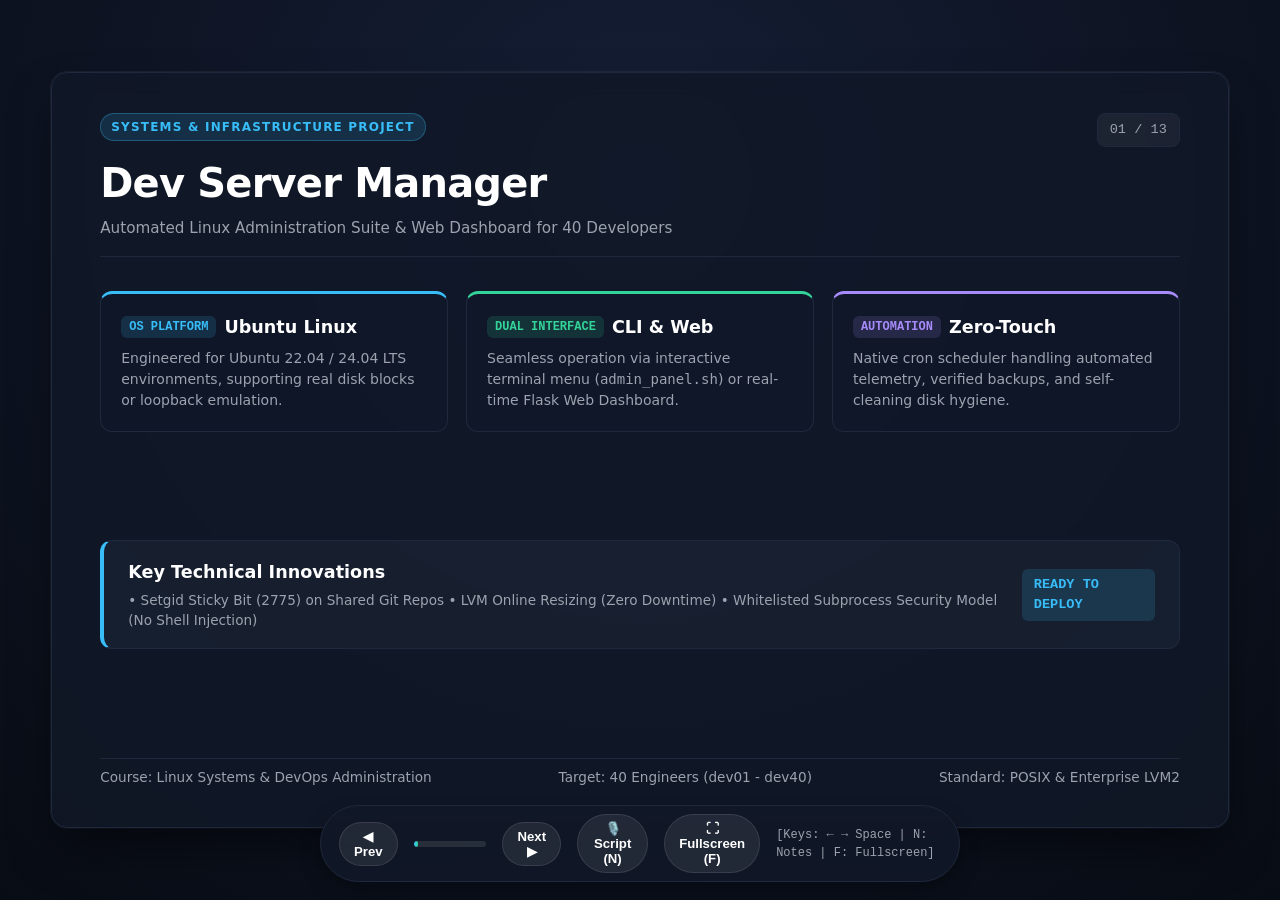
<file: presentation.html>
<!DOCTYPE html>
<html lang="en">

<head>
  <meta charset="UTF-8">
  <meta name="viewport" content="width=device-width, initial-scale=1.0">
  <title>Dev Server Manager — Enterprise Presentation</title>
  <style>
    :root {
      --bg: #0b0f19;
      --card-bg: #111827;
      --card-border: #1f293d;
      --accent-blue: #38bdf8;
      --accent-green: #34d399;
      --accent-purple: #a78bfa;
      --accent-amber: #fbbf24;
      --accent-rose: #fb7185;
      --text-main: #f3f4f6;
      --text-muted: #9ca3af;
      --font-sans: system-ui, -apple-system, BlinkMacSystemFont, 'Segoe UI', Roboto, Oxygen, Ubuntu, Cantarell, sans-serif;
      --font-mono: 'JetBrains Mono', Consolas, Monaco, 'Courier New', monospace;
    }

    * {
      box-sizing: border-box;
      margin: 0;
      padding: 0;
    }

    body {
      background-color: var(--bg);
      color: var(--text-main);
      font-family: var(--font-sans);
      line-height: 1.5;
      overflow: hidden;
      height: 100vh;
      width: 100vw;
      user-select: none;
    }

    /* Presentation Deck Layout */
    #deck-container {
      position: relative;
      width: 100vw;
      height: 100vh;
      display: flex;
      align-items: center;
      justify-content: center;
      background: radial-gradient(circle at 50% 20%, #151e36 0%, #080c14 100%);
    }

    .slide {
      position: absolute;
      width: 92vw;
      max-width: 1320px;
      height: 84vh;
      max-height: 820px;
      background: rgba(17, 24, 39, 0.85);
      border: 1px solid var(--card-border);
      border-radius: 16px;
      padding: 40px 48px;
      display: flex;
      flex-direction: column;
      opacity: 0;
      pointer-events: none;
      transform: scale(0.96) translateY(20px);
      transition: all 0.35s cubic-bezier(0.16, 1, 0.3, 1);
      box-shadow: 0 25px 50px -12px rgba(0, 0, 0, 0.6), 0 0 0 1px rgba(255, 255, 255, 0.05);
      backdrop-filter: blur(12px);
    }

    .slide.active {
      opacity: 1;
      pointer-events: auto;
      transform: scale(1) translateY(0);
      z-index: 10;
    }

    /* Header & Footer */
    .slide-header {
      display: flex;
      justify-content: space-between;
      align-items: flex-start;
      margin-bottom: 24px;
      border-bottom: 1px solid var(--card-border);
      padding-bottom: 16px;
    }

    .slide-tag {
      font-size: 0.75rem;
      font-weight: 700;
      letter-spacing: 0.1em;
      text-transform: uppercase;
      padding: 4px 10px;
      border-radius: 9999px;
      display: inline-flex;
      align-items: center;
      gap: 6px;
      margin-bottom: 6px;
      background: rgba(56, 189, 248, 0.15);
      color: var(--accent-blue);
      border: 1px solid rgba(56, 189, 248, 0.3);
    }

    .slide-title {
      font-size: 1.85rem;
      font-weight: 800;
      color: #ffffff;
      letter-spacing: -0.02em;
    }

    .slide-subtitle {
      font-size: 0.95rem;
      color: var(--text-muted);
      margin-top: 4px;
    }

    .slide-num {
      font-family: var(--font-mono);
      font-size: 0.85rem;
      color: var(--text-muted);
      background: rgba(255, 255, 255, 0.05);
      padding: 6px 12px;
      border-radius: 8px;
      border: 1px solid var(--card-border);
    }

    .slide-body {
      flex: 1;
      display: flex;
      flex-direction: column;
      justify-content: center;
      overflow-y: auto;
      gap: 20px;
    }

    /* Grids & Cards */
    .grid-2 {
      display: grid;
      grid-template-columns: 1fr 1fr;
      gap: 20px;
    }

    .grid-3 {
      display: grid;
      grid-template-columns: repeat(3, 1fr);
      gap: 18px;
    }

    .grid-4 {
      display: grid;
      grid-template-columns: repeat(4, 1fr);
      gap: 16px;
    }

    .card {
      background: rgba(15, 23, 42, 0.75);
      border: 1px solid var(--card-border);
      border-radius: 12px;
      padding: 20px;
      transition: border-color 0.2s ease, transform 0.2s ease;
    }

    .card:hover {
      border-color: rgba(56, 189, 248, 0.4);
      transform: translateY(-2px);
    }

    .card h3 {
      font-size: 1.1rem;
      font-weight: 700;
      margin-bottom: 8px;
      display: flex;
      align-items: center;
      gap: 8px;
      color: #fff;
    }

    .card p {
      font-size: 0.875rem;
      color: var(--text-muted);
      line-height: 1.5;
    }

    .card-stat {
      font-size: 2.2rem;
      font-weight: 800;
      font-family: var(--font-mono);
      margin-bottom: 4px;
      background: linear-gradient(135deg, #fff 0%, #cbd5e1 100%);
      -webkit-background-clip: text;
      -webkit-text-fill-color: transparent;
    }

    /* Badges & Pills */
    .badge {
      display: inline-block;
      padding: 2px 8px;
      border-radius: 6px;
      font-size: 0.75rem;
      font-weight: 600;
      font-family: var(--font-mono);
    }

    .badge-blue {
      background: rgba(56, 189, 248, 0.15);
      color: var(--accent-blue);
    }

    .badge-green {
      background: rgba(52, 211, 153, 0.15);
      color: var(--accent-green);
    }

    .badge-purple {
      background: rgba(167, 139, 250, 0.15);
      color: var(--accent-purple);
    }

    .badge-amber {
      background: rgba(251, 191, 36, 0.15);
      color: var(--accent-amber);
    }

    .badge-rose {
      background: rgba(251, 113, 133, 0.15);
      color: var(--accent-rose);
    }

    /* Code Blocks */
    .code-box {
      background: #060911;
      border: 1px solid #1a2234;
      border-radius: 8px;
      padding: 12px 16px;
      font-family: var(--font-mono);
      font-size: 0.825rem;
      color: #e2e8f0;
      overflow-x: auto;
      line-height: 1.45;
    }

    .code-box .cmd {
      color: var(--accent-blue);
      font-weight: 600;
    }

    .code-box .arg {
      color: #a5b4fc;
    }

    .code-box .comment {
      color: #64748b;
      font-style: italic;
    }

    /* Tables */
    .slide-table {
      width: 100%;
      border-collapse: collapse;
      font-size: 0.825rem;
    }

    .slide-table th {
      text-align: left;
      padding: 10px 14px;
      background: rgba(255, 255, 255, 0.04);
      color: var(--text-muted);
      font-weight: 600;
      text-transform: uppercase;
      font-size: 0.725rem;
      letter-spacing: 0.05em;
      border-bottom: 1px solid var(--card-border);
    }

    .slide-table td {
      padding: 10px 14px;
      border-bottom: 1px solid rgba(255, 255, 255, 0.04);
      color: #e2e8f0;
    }

    .slide-table tr:hover td {
      background: rgba(56, 189, 248, 0.03);
    }

    /* Speaker Notes Drawer */
    #speaker-notes-pane {
      position: fixed;
      bottom: 70px;
      left: 50%;
      transform: translateX(-50%);
      width: 80vw;
      max-width: 1000px;
      background: rgba(15, 23, 42, 0.95);
      border: 1px solid var(--accent-amber);
      border-radius: 12px;
      padding: 16px 24px;
      color: #fef3c7;
      font-size: 0.875rem;
      box-shadow: 0 10px 25px rgba(0, 0, 0, 0.5);
      backdrop-filter: blur(8px);
      z-index: 100;
      display: none;
      line-height: 1.5;
    }

    #speaker-notes-pane.show {
      display: block;
    }

    .notes-title {
      font-weight: 700;
      color: var(--accent-amber);
      display: flex;
      justify-content: space-between;
      margin-bottom: 6px;
      font-size: 0.8rem;
      text-transform: uppercase;
      letter-spacing: 0.05em;
    }

    /* Controls Bar */
    #controls {
      position: fixed;
      bottom: 18px;
      left: 50%;
      transform: translateX(-50%);
      background: rgba(17, 24, 39, 0.9);
      border: 1px solid var(--card-border);
      border-radius: 9999px;
      padding: 8px 18px;
      display: flex;
      align-items: center;
      gap: 16px;
      backdrop-filter: blur(10px);
      z-index: 50;
      box-shadow: 0 10px 20px rgba(0, 0, 0, 0.3);
    }

    .ctrl-btn {
      background: rgba(255, 255, 255, 0.08);
      border: 1px solid rgba(255, 255, 255, 0.1);
      color: #ffffff;
      padding: 6px 14px;
      border-radius: 9999px;
      cursor: pointer;
      font-size: 0.825rem;
      font-weight: 600;
      display: flex;
      align-items: center;
      gap: 6px;
      transition: all 0.15s ease;
    }

    .ctrl-btn:hover {
      background: var(--accent-blue);
      color: #0b0f19;
      border-color: var(--accent-blue);
    }

    .progress-bar-wrap {
      width: 140px;
      height: 6px;
      background: rgba(255, 255, 255, 0.1);
      border-radius: 9999px;
      overflow: hidden;
    }

    #progress-fill {
      height: 100%;
      width: 0%;
      background: linear-gradient(90deg, var(--accent-blue), var(--accent-green));
      border-radius: 9999px;
      transition: width 0.3s ease;
    }

    .hint {
      font-size: 0.75rem;
      color: var(--text-muted);
      font-family: var(--font-mono);
    }

    /* Print Styles for PDF Export */
    @media print {
      body {
        overflow: visible !important;
        height: auto !important;
      }

      #deck-container {
        display: block !important;
        height: auto !important;
        background: #fff !important;
      }

      .slide {
        position: relative !important;
        opacity: 1 !important;
        transform: none !important;
        display: block !important;
        page-break-after: always !important;
        height: 100vh !important;
        width: 100vw !important;
        max-width: none !important;
        border-radius: 0 !important;
        box-shadow: none !important;
        background: #0f172a !important;
        color: #fff !important;
      }

      #controls,
      #speaker-notes-pane {
        display: none !important;
      }
    }
  </style>
</head>

<body>

  <div id="deck-container">

    <!-- SLIDE 1: Title Hero -->
    <section class="slide active"
      data-notes="Welcome professors and evaluators. Today we present the Dev Server Manager — an automated Linux administration and web observability system designed to manage infrastructure for 40 developers on Ubuntu Linux.">
      <div class="slide-header">
        <div>
          <span class="slide-tag">Systems & Infrastructure Project</span>
          <h1 class="slide-title" style="font-size: 2.5rem; margin-top: 6px;">Dev Server Manager</h1>
          <p class="slide-subtitle">Automated Linux Administration Suite & Web Dashboard for 40 Developers</p>
        </div>
        <div class="slide-num">01 / 13</div>
      </div>
      <div class="slide-body" style="justify-content: space-between;">
        <div class="grid-3" style="margin-top: 10px;">
          <div class="card" style="border-top: 3px solid var(--accent-blue);">
            <h3><span class="badge badge-blue">OS PLATFORM</span> Ubuntu Linux</h3>
            <p>Engineered for Ubuntu 22.04 / 24.04 LTS environments, supporting real disk blocks or loopback emulation.
            </p>
          </div>
          <div class="card" style="border-top: 3px solid var(--accent-green);">
            <h3><span class="badge badge-green">DUAL INTERFACE</span> CLI & Web</h3>
            <p>Seamless operation via interactive terminal menu (<code>admin_panel.sh</code>) or real-time Flask Web
              Dashboard.</p>
          </div>
          <div class="card" style="border-top: 3px solid var(--accent-purple);">
            <h3><span class="badge badge-purple">AUTOMATION</span> Zero-Touch</h3>
            <p>Native cron scheduler handling automated telemetry, verified backups, and self-cleaning disk hygiene.</p>
          </div>
        </div>

        <div class="card"
          style="background: rgba(30, 41, 59, 0.5); border-left: 4px solid var(--accent-blue); padding: 18px 24px;">
          <div style="display: flex; justify-content: space-between; align-items: center;">
            <div>
              <div style="font-weight: 700; font-size: 1.1rem; color: #fff;">Key Technical Innovations</div>
              <div style="color: var(--text-muted); font-size: 0.85rem; margin-top: 4px;">
                • Setgid Sticky Bit (2775) on Shared Git Repos • LVM Online Resizing (Zero Downtime) • Whitelisted
                Subprocess Security Model (No Shell Injection)
              </div>
            </div>
            <span class="badge badge-blue" style="font-size: 0.85rem; padding: 6px 12px;">READY TO DEPLOY</span>
          </div>
        </div>

        <div
          style="display: flex; justify-content: space-between; align-items: center; padding-top: 8px; border-top: 1px solid var(--card-border); font-size: 0.85rem; color: var(--text-muted);">
          <span>Course: Linux Systems & DevOps Administration</span>
          <span>Target: 40 Engineers (dev01 - dev40)</span>
          <span>Standard: POSIX & Enterprise LVM2</span>
        </div>
      </div>
    </section>

    <!-- SLIDE 2: Problem Statement & Solution -->
    <section class="slide"
      data-notes="Managing 40 software developers on a shared Linux server manually causes 4 major problems: configuration drift, permission conflicts in Git, disk exhaustion, and missed backups. Here is our problem-solution mapping.">
      <div class="slide-header">
        <div>
          <span class="slide-tag">Operational Scope</span>
          <h2 class="slide-title">The Challenge: 40 Developers, 1 Server</h2>
          <p class="slide-subtitle">Transforming brittle manual sysadmin tasks into an automated, fault-tolerant system
          </p>
        </div>
        <div class="slide-num">02 / 13</div>
      </div>
      <div class="slide-body">
        <div class="grid-2">
          <div class="card" style="border-left: 4px solid var(--accent-rose);">
            <h3 style="color: var(--accent-rose);">Manual Pain Points (Without System)</h3>
            <ul
              style="list-style: none; space-y: 12px; font-size: 0.85rem; color: #cbd5e1; margin-top: 12px; display: flex; flex-direction: column; gap: 10px;">
              <li>❌ <strong>Permission Conflicts:</strong> Developer A creates code; Developer B cannot edit due to
                default umask.</li>
              <li>❌ <strong>Disk Exhaustion:</strong> Build artifacts, core dumps, and logs fill partitions, halting the
                entire team.</li>
              <li>❌ <strong>Credential Leakage:</strong> Shared passwords remain active forever without enforced
                rotation.</li>
              <li>❌ <strong>Brittle Backups:</strong> Manual scripts with no data verification or retention purge
                policy.</li>
            </ul>
          </div>
          <div class="card" style="border-left: 4px solid var(--accent-green);">
            <h3 style="color: var(--accent-green);">Engineered Solution (Dev Server Manager)</h3>
            <ul
              style="list-style: none; font-size: 0.85rem; color: #cbd5e1; margin-top: 12px; display: flex; flex-direction: column; gap: 10px;">
              <li>✅ <strong>Setgid Group Inheritance (2775):</strong> Every commit automatically belongs to
                <code>developers</code>.</li>
              <li>✅ <strong>LVM Dynamic Storage:</strong> Grow partitions online with <code>lvextend -r</code> without
                unmounting.</li>
              <li>✅ <strong>Enforced Password Expiry:</strong> <code>chage -d 0</code> forces immediate password change
                on login.</li>
              <li>✅ <strong>Verified Tarball Pipeline:</strong> <code>tar -tzf</code> integrity checks with 7-day
                retention prune.</li>
            </ul>
          </div>
        </div>
        <div class="code-box">
          <span class="comment"># Problem Solved: Developer accounts provisioned in seconds with zero manual
            errors</span><br>
          <span class="cmd">sudo</span> ./admin_panel.sh <span class="arg">--option 22</span> <span class="comment">#
            Executes full automated end-to-end server orchestration</span>
        </div>
      </div>
    </section>

    <!-- SLIDE 3: Architecture & 5 Pillars -->
    <section class="slide"
      data-notes="Our system is built on five core pillars: Identity & Security, Collaborative Repos, Dynamic LVM, Background Cron Automation, and Dual Observability.">
      <div class="slide-header">
        <div>
          <span class="slide-tag">System Design</span>
          <h2 class="slide-title">System Architecture: The 5 Core Pillars</h2>
          <p class="slide-subtitle">Modular, decoupled architecture running natively on Ubuntu Linux</p>
        </div>
        <div class="slide-num">03 / 13</div>
      </div>
      <div class="slide-body">
        <div class="grid-3">
          <div class="card">
            <span class="badge badge-blue">PILLAR 1</span>
            <h3 style="margin-top: 8px;">Identity & Security</h3>
            <p>Group <code>developers</code>, 40 accounts, forced first-login password rotation via PAM, UID &lt; 1000
              protection.</p>
          </div>
          <div class="card">
            <span class="badge badge-green">PILLAR 2</span>
            <h3 style="margin-top: 8px;">Shared Git Repos</h3>
            <p>Centralized bare repos in <code>/srv/repos</code>, <code>chmod 2775</code> setgid bit, group-shared push
              permission.</p>
          </div>
          <div class="card">
            <span class="badge badge-purple">PILLAR 3</span>
            <h3 style="margin-top: 8px;">Dynamic Storage (LVM)</h3>
            <p>PV &rarr; VG (<code>vg_dev</code>) &rarr; LVs (<code>lv_repos</code>, <code>lv_backup</code>) with 20%
              pool capacity reserved for online expansion.</p>
          </div>
        </div>
        <div class="grid-2">
          <div class="card">
            <span class="badge badge-amber">PILLAR 4</span>
            <h3 style="margin-top: 8px;">System Automation (Cron)</h3>
            <p>System-wide jobs in <code>/etc/cron.d/devserver</code>: monitor (5 min), verified backup (02:00), cleanup
              (Sun 03:00).</p>
          </div>
          <div class="card">
            <span class="badge badge-rose">PILLAR 5</span>
            <h3 style="margin-top: 8px;">Dual Observability</h3>
            <p>Terminal dashboard + Flask REST API bound to <code>127.0.0.1:5000</code> with a terminal command auditor
              drawer.</p>
          </div>
        </div>
      </div>
    </section>

    <!-- SLIDE 4: User Management (Features 1-5) -->
    <section class="slide"
      data-notes="Features 1 through 5 handle developer identity. We use bulk creation from users.txt, enforce password reset using chage -d 0, and protect system accounts by checking UID greater than 1000.">
      <div class="slide-header">
        <div>
          <span class="slide-tag">Features 1 – 5</span>
          <h2 class="slide-title">User & Identity Lifecycle Management</h2>
          <p class="slide-subtitle">Bulk provisioning, password aging, group membership, and system account protection
          </p>
        </div>
        <div class="slide-num">04 / 13</div>
      </div>
      <div class="slide-body">
        <div class="grid-2">
          <div>
            <table class="slide-table">
              <thead>
                <tr>
                  <th>Feature</th>
                  <th>Action</th>
                  <th>Key Linux Mechanism</th>
                </tr>
              </thead>
              <tbody>
                <tr>
                  <td><strong>1. Bulk Create</strong></td>
                  <td>40 Devs from <code>users.txt</code></td>
                  <td><code>useradd -m -s /bin/bash -G developers</code></td>
                </tr>
                <tr>
                  <td><strong>2. Add Dev</strong></td>
                  <td>Single Account</td>
                  <td>Regex <code>^[a-z][a-z0-9_-]{1,31}$</code></td>
                </tr>
                <tr>
                  <td><strong>3. Delete Dev</strong></td>
                  <td>Remove + Purge Home</td>
                  <td><code>userdel -r</code> (Blocked if UID &lt; 1000)</td>
                </tr>
                <tr>
                  <td><strong>4. List Devs</strong></td>
                  <td>Group Audit</td>
                  <td><code>getent group developers</code></td>
                </tr>
                <tr>
                  <td><strong>5. Lock/Unlock</strong></td>
                  <td>Suspend Access</td>
                  <td><code>usermod -L / -U</code> (Prepends <code>!</code> in shadow)</td>
                </tr>
              </tbody>
            </table>
          </div>
          <div style="display: flex; flex-direction: column; gap: 12px;">
            <div class="code-box">
              <span class="comment"># Password aging: Force reset on first SSH login</span><br>
              <span class="cmd">echo</span> <span class="arg">"$u:Welcome@123"</span> | <span
                class="cmd">chpasswd</span><br>
              <span class="cmd">chage</span> <span class="arg">-d 0 "$u"</span> <span class="comment"># Sets last change
                to epoch (1970)</span>
            </div>
            <div class="card" style="border-left: 3px solid var(--accent-amber);">
              <h4 style="color: var(--accent-amber); font-size: 0.9rem;">Examiner Defense Point: Why check UID &lt;
                1000?</h4>
              <p style="font-size: 0.8rem; margin-top: 4px;">
                Debian/Ubuntu reserves UIDs 0–999 for system daemons. Rejecting deletion for UID &lt; 1000 ensures
                critical system users (root, www-data, sshd) are never accidentally removed.
              </p>
            </div>
          </div>
        </div>
      </div>
    </section>

    <!-- SLIDE 5: Shared Git Repositories (Features 6-8) -->
    <section class="slide"
      data-notes="Features 6 to 8 configure collaborative Git repositories. The secret weapon here is the setgid bit (2775) on /srv/repos, ensuring every commit inherits the developers group.">
      <div class="slide-header">
        <div>
          <span class="slide-tag">Features 6 – 8</span>
          <h2 class="slide-title">Shared Git Repositories & Setgid (2775)</h2>
          <p class="slide-subtitle">Zero-conflict collaboration using Linux sticky group permissions and bare
            repositories</p>
        </div>
        <div class="slide-num">05 / 13</div>
      </div>
      <div class="slide-body">
        <div class="grid-3">
          <div class="card">
            <h3>1. The Setgid Bit (`2`)</h3>
            <p>Setting <code>chmod 2775 /srv/repos</code> forces any file or directory created within to inherit the
              group <code>developers</code>, regardless of the creator's primary group.</p>
          </div>
          <div class="card">
            <h3>2. Bare Repositories</h3>
            <p>Created with <code>git init --bare --shared=group</code>. Omits a working tree to eliminate merge
              conflicts during remote <code>git push</code> operations.</p>
          </div>
          <div class="card">
            <h3>3. Git Safe Directory</h3>
            <p>Configured with <code>git config --system --add safe.directory '*'</code> to prevent Git 2.35+ ownership
              mismatch errors across multi-user checkouts.</p>
          </div>
        </div>
        <div class="code-box">
          <span class="comment"># How a developer clones and pushes to the shared server</span><br>
          <span class="cmd">git clone</span> <span class="arg">ssh://dev01@devserver/srv/repos/webapp.git</span><br>
          <span class="cmd">git commit</span> <span class="arg">-m "Feature commit"</span> && <span class="cmd">git push
            origin main</span> <span class="comment"># Permitted with group write access</span>
        </div>
        <div
          style="font-size: 0.85rem; color: var(--text-muted); background: rgba(255,255,255,0.03); padding: 10px 14px; border-radius: 8px;">
          💡 <strong>Key Difference:</strong> <code>ls -l</code> shows directory metadata (4096 B); our script uses
          <code>du -sh</code> to calculate true disk block consumption across all Git packfiles.
        </div>
      </div>
    </section>

    <!-- SLIDE 6: Storage & LVM (Features 11-13) -->
    <section class="slide"
      data-notes="Features 11 to 13 implement LVM storage. We demonstrate online volume growth using lvextend -r, which resizes the ext4 filesystem while mounted without unmounting or restarting.">
      <div class="slide-header">
        <div>
          <span class="slide-tag">Features 11 – 13</span>
          <h2 class="slide-title">Enterprise Storage: LVM & Online Growing</h2>
          <p class="slide-subtitle">Physical Volumes, Volume Groups, and zero-downtime online partition expansion</p>
        </div>
        <div class="slide-num">06 / 13</div>
      </div>
      <div class="slide-body">
        <div class="grid-3">
          <div class="card" style="border-top: 3px solid var(--accent-blue);">
            <h3>Physical Volume (PV)</h3>
            <p>Target disk (real <code>/dev/sdb</code> or 3GB loopback <code>/var/lib/devserver/disk.img</code> via
              <code>losetup</code>).</p>
          </div>
          <div class="card" style="border-top: 3px solid var(--accent-purple);">
            <h3>Volume Group (vg_dev)</h3>
            <p>Central pool. 50% &rarr; <code>lv_repos</code>, 30% &rarr; <code>lv_backup</code>. <strong>20% left
                unallocated</strong> for online growth.</p>
          </div>
          <div class="card" style="border-top: 3px solid var(--accent-green);">
            <h3>Online Grow Console</h3>
            <p>Expands mounted logical volume and ext4 filesystem instantly with
              <code>lvextend -r -L +&lt;mb&gt;M</code>.</p>
          </div>
        </div>
        <div class="code-box">
          <span class="comment"># Growing the repositories partition by 500 MB while fully mounted</span><br>
          <span class="cmd">sudo lvextend</span> <span class="arg">-r -L +500M /dev/vg_dev/lv_repos</span><br>
          <span class="comment"># Output: Size of logical volume vg_dev/lv_repos changed -> resize2fs executed
            online!</span>
        </div>
        <div class="card"
          style="background: rgba(16, 185, 129, 0.08); border-left: 4px solid var(--accent-green); padding: 12px 18px;">
          <span style="color: var(--accent-green); font-weight: 700; font-size: 0.85rem;">CRITICAL VIVA QUESTION: What
            does the -r flag do?</span>
          <p style="font-size: 0.8rem; color: #cbd5e1; margin-top: 4px;">
            <code>-r</code> (or <code>--resizefs</code>) automatically invokes <code>resize2fs</code> in the background.
            Without <code>-r</code>, only the LVM block device grows, leaving the filesystem small and requiring manual
            unmount/resize.
          </p>
        </div>
      </div>
    </section>

    <!-- SLIDE 7: Cron Automation (Features 16 & 21) -->
    <section class="slide"
      data-notes="Features 16 and 21 configure automation. We use /etc/cron.d/devserver, which is modular, system-wide, and includes an explicit root user column.">
      <div class="slide-header">
        <div>
          <span class="slide-tag">Features 16 & 21</span>
          <h2 class="slide-title">System Automation via Cron Engine</h2>
          <p class="slide-subtitle">Modular, version-controlled scheduled tasks running under systemd cron</p>
        </div>
        <div class="slide-num">07 / 13</div>
      </div>
      <div class="slide-body">
        <div class="grid-2">
          <div class="card">
            <h3>Why `/etc/cron.d/` vs `crontab -e`?</h3>
            <ul
              style="list-style: none; space-y: 10px; font-size: 0.85rem; color: #cbd5e1; margin-top: 10px; display: flex; flex-direction: column; gap: 8px;">
              <li>🔹 <strong>Modular Deployment:</strong> Managed as a dedicated file
                (<code>/etc/cron.d/devserver</code>).</li>
              <li>🔹 <strong>Explicit User Column:</strong> Specifies <code>root</code> directly, avoiding user crontab
                collisions.</li>
              <li>🔹 <strong>Version Control Ready:</strong> Can be deployed cleanly via Git or Ansible.</li>
              <li>🔹 <strong>Systemd Integration:</strong> Managed via <code>systemctl enable --now cron</code>.</li>
            </ul>
          </div>
          <div class="code-box">
            <span class="comment"># /etc/cron.d/devserver schedule table</span><br>
            SHELL=/bin/bash<br>
            PATH=/usr/local/sbin:/usr/local/bin:/sbin:/bin<br><br>
            <span class="comment"># 1. Telemetry & Alerts (Every 5 minutes)</span><br>
            <span class="cmd">*/5 * * * *</span> root /opt/dev-server-manager/scripts/monitor.sh<br><br>
            <span class="comment"># 2. Verified Backup (Daily at 02:00 AM)</span><br>
            <span class="cmd">0 2 * * *</span> root /opt/dev-server-manager/scripts/backup.sh<br><br>
            <span class="comment"># 3. Disk Cleanup (Sundays at 03:00 AM)</span><br>
            <span class="cmd">0 3 * * 0</span> root /opt/dev-server-manager/scripts/cleanup.sh
          </div>
        </div>
        <div
          style="font-size: 0.85rem; color: var(--text-muted); background: rgba(255,255,255,0.03); padding: 10px 14px; border-radius: 8px;">
          ⚙️ <strong>Execution Safety:</strong> Environment variables (SHELL and PATH) are explicitly declared at the
          top of the file to guarantee deterministic command execution.
        </div>
      </div>
    </section>

    <!-- SLIDE 8: Monitoring & Dashboard (Features 17 & 20) -->
    <section class="slide"
      data-notes="Features 17 and 20 provide observability. Member 3 will explain how we parse /proc/loadavg, free, and df, evaluate alerts, and audit failed SSH logins.">
      <div class="slide-header">
        <div>
          <span class="slide-tag">Features 17 & 20</span>
          <h2 class="slide-title">Observability & Health Telemetry</h2>
          <p class="slide-subtitle">Threshold monitoring, process auditing, security logs, and visual terminal gauges
          </p>
        </div>
        <div class="slide-num">08 / 13</div>
      </div>
      <div class="slide-body">
        <div class="grid-4">
          <div class="card">
            <div class="card-stat" style="color: var(--accent-blue);">CPU</div>
            <p>Load average from <code>/proc/loadavg</code>. Alert raised when <strong>Load &gt; Core Count</strong>.
            </p>
          </div>
          <div class="card">
            <div class="card-stat" style="color: var(--accent-amber);">RAM</div>
            <p>Active memory utilization via <code>free</code>. Alert raised when <strong>RAM &ge; 85%</strong>.</p>
          </div>
          <div class="card">
            <div class="card-stat" style="color: var(--accent-rose);">DISK</div>
            <p>Physical mounts audited via <code>df -P</code>. Alert raised when <strong>Disk &ge; 80%</strong>.</p>
          </div>
          <div class="card">
            <div class="card-stat" style="color: var(--accent-green);">AUTH</div>
            <p>Monitors <code>/var/log/auth.log</code> to detect SSH brute-force password failures.</p>
          </div>
        </div>

        <div class="grid-2">
          <div class="code-box">
            <span class="comment"># Output of monitor.sh --dashboard</span><br>
            Host: devserver | Uptime: up 14 days, 3 hours<br>
            Load avg : 1.12 (cores: 4)<br>
            Memory : [########------------] 42%<br>
            /srv/repos: [##########----------] 52%<br>
            Top CPU : python3 (12.4%), git (8.2%)
          </div>
          <div class="code-box">
            <span class="comment"># Structured audit log (/var/log/devserver/monitor.log)</span><br>
            2026-11-14 02:00:00 load=0.82 mem=41% disk(/)=38% users=3<br>
            2026-11-14 02:05:00 load=4.12 mem=88% disk(/)=38% users=3<br>
            <span style="color: var(--accent-rose); font-weight: 700;">2026-11-14 02:05:00 ALERT High CPU load: 4.12
              (cores: 4)</span><br>
            <span style="color: var(--accent-rose); font-weight: 700;">2026-11-14 02:05:00 ALERT High memory usage:
              88%</span>
          </div>
        </div>
      </div>
    </section>

    <!-- SLIDE 9: Backup & Disaster Recovery (Features 18 & 19) -->
    <section class="slide"
      data-notes="Features 18 and 19 represent our disaster recovery subsystem. Member 1 will explain the 3-stage pipeline: atomic packaging with UID/GID preservation, tar -tzf verification, and safe temporary folder restore.">
      <div class="slide-header">
        <div>
          <span class="slide-tag">Features 18 & 19</span>
          <h2 class="slide-title">Disaster Recovery & Backup Pipeline</h2>
          <p class="slide-subtitle">Automated archive creation, header verification, retention, and sandboxed restore
          </p>
        </div>
        <div class="slide-num">09 / 13</div>
      </div>
      <div class="slide-body">
        <div class="grid-3">
          <div class="card">
            <span class="badge badge-blue">PHASE 1</span>
            <h3 style="margin-top: 8px;">Comprehensive Packaging</h3>
            <p>Archives <code>/srv/repos</code> along with <code>/etc/passwd</code> and <code>/etc/group</code> to
              preserve numerical UID/GID mappings on recovery.</p>
          </div>
          <div class="card">
            <span class="badge badge-amber">PHASE 2</span>
            <h3 style="margin-top: 8px;">Integrity Verification</h3>
            <p>Runs <code>tar -tzf</code> immediately after creation. Corrupt archives that fail decompression are
              auto-deleted with an error logged.</p>
          </div>
          <div class="card">
            <span class="badge badge-green">PHASE 3</span>
            <h3 style="margin-top: 8px;">Safe Sandbox Restore</h3>
            <p>Extracts to <code>/tmp/restore_&lt;time&gt;</code> to let the admin inspect trees safely without risking
              live production overwrites.</p>
          </div>
        </div>
        <div class="code-box">
          <span class="comment"># Backup generation, verification, and 7-day retention prune</span><br>
          <span class="cmd">tar</span> <span class="arg">-czf "$BACKUP_DIR/backup_$(date +%F_%H%M%S).tar.gz" -C /
            srv/repos etc/passwd etc/group</span><br>
          <span class="cmd">tar</span> <span class="arg">-tzf "$file"</span> >/dev/null 2>&1 && <span
            class="cmd">echo</span> "Verified OK" || <span class="cmd">rm</span> -f "$file"<br>
          <span class="cmd">find</span> <span class="arg">"$BACKUP_DIR" -name "backup_*.tar.gz" -mtime +7 -delete</span>
        </div>
        <div class="card"
          style="background: rgba(56, 189, 248, 0.08); border-left: 4px solid var(--accent-blue); padding: 10px 16px;">
          <span style="color: var(--accent-blue); font-weight: 700; font-size: 0.85rem;">EXAMINER TIP: Why not
            rsync?</span>
          <span style="font-size: 0.8rem; color: #cbd5e1; margin-left: 8px;">
            Tar creates immutable point-in-time timestamped snapshots that can be verified and moved off-site easily,
            whereas rsync only mirrors live trees.
          </span>
        </div>
      </div>
    </section>

    <!-- SLIDE 10: Disk Cleanup & Hygiene (Features 14 & 15) -->
    <section class="slide"
      data-notes="Features 14 and 15 handle automated disk cleanup. Member 2 will explain our multi-tier deletion rules, why we lock searches using -xdev, and how df before and after measures space freed.">
      <div class="slide-header">
        <div>
          <span class="slide-tag">Features 14 & 15</span>
          <h2 class="slide-title">Automated Disk Hygiene & Storage Reclamation</h2>
          <p class="slide-subtitle">Safe multi-tier pruning, cross-device boundary protection, and measurable space
            recovery</p>
        </div>
        <div class="slide-num">10 / 13</div>
      </div>
      <div class="slide-body">
        <div class="grid-3">
          <div class="card">
            <h3>1. Tiered Pruning Rules</h3>
            <p>Purges <code>/tmp</code> (&gt;7 days), <code>/var/tmp</code> (&gt;30 days), and developer core dumps +
              swap files (<code>*.tmp</code>, <code>*~</code>) in <code>/home</code>.</p>
          </div>
          <div class="card">
            <h3>2. Cross-Device Safety (`-xdev`)</h3>
            <p>Enforces <code>find -xdev</code> to prevent deletion from crossing filesystem boundaries into mounted
              repositories or NFS shares.</p>
          </div>
          <div class="card">
            <h3>3. Log Compression & Metrics</h3>
            <p>Compresses logs &gt;7 days with <code>gzip -f</code>, clears apt package cache, and computes freed space
              via <code>df</code> deltas.</p>
          </div>
        </div>
        <div class="code-box">
          <span class="comment"># Measuring disk space before and after cleanup</span><br>
          before=$(<span class="cmd">df</span> --output=used -k / | tail -1)<br>
          <span class="cmd">find</span> /home -xdev -type f -name "core" -mtime +7 <span class="arg">-delete</span><br>
          after=$(<span class="cmd">df</span> --output=used -k / | tail -1)<br>
          echo "Space freed: $(( (before - after) / 1024 )) MB"
        </div>
        <div
          style="font-size: 0.85rem; color: var(--text-muted); background: rgba(255,255,255,0.03); padding: 10px 14px; border-radius: 8px;">
          🛡️ <strong>Dry-Run Mode:</strong> Running <code>cleanup.sh --dry-run</code> previews matches through
          <code>sed "s/^/ would delete: /"</code> without executing deletions.
        </div>
      </div>
    </section>

    <!-- SLIDE 11: Web Dashboard & Security -->
    <section class="slide"
      data-notes="Our web management dashboard runs Flask and is bound to 127.0.0.1:5000. It implements defense-in-depth: shell=False to prevent injection, a strict binary whitelist, and a collapsible command inspector.">
      <div class="slide-header">
        <div>
          <span class="slide-tag">Web Console</span>
          <h2 class="slide-title">Flask Web Console: Security & Architecture</h2>
          <p class="slide-subtitle">Zero-overhead REST backend, localhost binding, and command auditor drawer</p>
        </div>
        <div class="slide-num">11 / 13</div>
      </div>
      <div class="slide-body">
        <div class="grid-3">
          <div class="card" style="border-top: 3px solid var(--accent-rose);">
            <h3>Localhost Binding</h3>
            <p>Strictly bound to <code>127.0.0.1:5000</code>. Remote access requires an authenticated SSH tunnel
              (<code>ssh -L 5000:localhost:5000</code>).</p>
          </div>
          <div class="card" style="border-top: 3px solid var(--accent-amber);">
            <h3>No Shell Injection</h3>
            <p>Uses <code>subprocess.run(args, shell=False)</code> exclusively. Metacharacters like <code>;</code> or
              <code>|</code> cannot execute arbitrary code.</p>
          </div>
          <div class="card" style="border-top: 3px solid var(--accent-green);">
            <h3>Binary Whitelist</h3>
            <p>Calls restricted to 25 approved binaries (<code>useradd</code>, <code>lvextend</code>, etc.). Blocks
              unauthorized binary execution.</p>
          </div>
        </div>
        <div class="card" style="background: rgba(15, 23, 42, 0.9); border: 1px dashed var(--accent-blue);">
          <div style="display: flex; justify-content: space-between; align-items: center; margin-bottom: 8px;">
            <h4 style="color: var(--accent-blue);">Terminal Command Inspector (Live Drawer)</h4>
            <span class="badge badge-blue">ENTERPRISE AUDITING</span>
          </div>
          <p style="font-size: 0.85rem; color: #cbd5e1;">
            Every button clicked in the web interface returns a JSON envelope containing the <strong>exact Linux command
              executed</strong> and its <strong>raw stdout/stderr output</strong>. This lets evaluators see the
            underlying Linux commands powering each action.
          </p>
        </div>
      </div>
    </section>

    <!-- SLIDE 12: Team Roles & Defense Walkthrough -->
    <section class="slide"
      data-notes="Here is the breakdown of our team roles for the presentation and defense. Each member has an assigned subsystem with ready answers for examiner questions.">
      <div class="slide-header">
        <div>
          <span class="slide-tag">Team Presentation</span>
          <h2 class="slide-title">Team Roles & Technical Defense Structure</h2>
          <p class="slide-subtitle">Clear delegation of responsibilities and specialized subsystem defense</p>
        </div>
        <div class="slide-num">12 / 15</div>
      </div>
      <div class="slide-body">
        <div class="grid-3">
          <div class="card" style="border-top: 4px solid var(--accent-blue);">
            <span class="badge badge-blue">SPEAKER 1</span>
            <h3 style="margin-top: 8px;">Backup & Recovery</h3>
            <p style="margin-bottom: 12px;"><strong>Owner:</strong> <code>scripts/backup.sh</code> & Opts 18/19</p>
            <ul
              style="font-size: 0.8rem; color: #cbd5e1; list-style: none; display: flex; flex-direction: column; gap: 6px;">
              <li>• Scoped tarball packaging</li>
              <li>• <code>tar -tzf</code> header verification</li>
              <li>• 7-day retention prune logic</li>
              <li>• Safe sandbox test restoration</li>
            </ul>
          </div>
          <div class="card" style="border-top: 4px solid var(--accent-amber);">
            <span class="badge badge-amber">SPEAKER 2</span>
            <h3 style="margin-top: 8px;">Disk Hygiene & Cleanup</h3>
            <p style="margin-bottom: 12px;"><strong>Owner:</strong> <code>scripts/cleanup.sh</code> & Opts 14/15</p>
            <ul
              style="font-size: 0.8rem; color: #cbd5e1; list-style: none; display: flex; flex-direction: column; gap: 6px;">
              <li>• Multi-tier directory aging rules</li>
              <li>• Cross-device safety via <code>-xdev</code></li>
              <li>• Dry-run preview execution</li>
              <li>• <code>df</code> delta space freed tracking</li>
            </ul>
          </div>
          <div class="card" style="border-top: 4px solid var(--accent-green);">
            <span class="badge badge-green">SPEAKER 3</span>
            <h3 style="margin-top: 8px;">Monitoring & Dashboard</h3>
            <p style="margin-bottom: 12px;"><strong>Owner:</strong> <code>scripts/monitor.sh</code> & Opt 17</p>
            <ul
              style="font-size: 0.8rem; color: #cbd5e1; list-style: none; display: flex; flex-direction: column; gap: 6px;">
              <li>• <code>/proc/loadavg</code> & memory parsing</li>
              <li>• Threshold alert engine in awk</li>
              <li>• Auth log failed password audit</li>
              <li>• ASCII progress bar rendering</li>
            </ul>
          </div>
        </div>
        <div class="card"
          style="background: rgba(255,255,255,0.02); font-size: 0.85rem; color: var(--text-muted); text-align: center;">
          🤝 <strong>Team Lead / Coordinator:</strong> Architecture, LVM dynamic storage, User provisioning, Setgid Git
          setup, and Web Console integration.
        </div>
      </div>
    </section>

    <!-- SLIDE 13: Evaluator Feedback 1 - Docker Dynamic Memory & LVM -->
    <section class="slide"
      data-notes="This slide directly answers Evaluator Feedback #1: Using Docker for dynamic memory allocation and LVM implementation. We explain cgroups v2 live scaling with docker update, and binding host LVM partitions directly into developer containers.">
      <div class="slide-header">
        <div>
          <span class="slide-tag"
            style="background: rgba(167, 139, 250, 0.15); color: var(--accent-purple); border-color: rgba(167, 139, 250, 0.3);">Evaluator
            Feedback #1</span>
          <h2 class="slide-title">Docker Dynamic Memory & LVM Storage</h2>
          <p class="slide-subtitle">Runtime cgroups v2 memory scaling (zero downtime) and direct host LVM volume binding
          </p>
        </div>
        <div class="slide-num">13 / 15</div>
      </div>
      <div class="slide-body">
        <div class="grid-3">
          <div class="card" style="border-top: 3px solid var(--accent-purple);">
            <span class="badge badge-purple">DYNAMIC MEMORY</span>
            <h3 style="margin-top: 8px;">cgroups v2 Scaling</h3>
            <p>Containers start with <code>--memory=512m</code> and <code>--memory-reservation=256m</code>. Memory is
              scaled up or down live using <code>docker update --memory</code> without stopping active workloads.</p>
          </div>
          <div class="card" style="border-top: 3px solid var(--accent-blue);">
            <span class="badge badge-blue">LVM INTEGRATION</span>
            <h3 style="margin-top: 8px;">Direct LVM Binds</h3>
            <p>Host LVM partition <code>/srv/repos</code> (ext4 on <code>lv_repos</code>) is directly mapped:
              <code>-v /srv/repos:/workspace/repos:rw</code>. Container code inherits host setgid permissions and
              auto-expansion.</p>
          </div>
          <div class="card" style="border-top: 3px solid var(--accent-green);">
            <span class="badge badge-green">SANDBOX ISOLATION</span>
            <h3 style="margin-top: 8px;">Developer Sandboxes</h3>
            <p>Every developer gets an isolated Linux sandbox container with strict memory ceilings, preventing
              noisy-neighbor crashes on the host OS.</p>
          </div>
        </div>
        <div class="code-box">
          <span class="comment"># Live dynamic memory scaling (kernel updates /sys/fs/cgroup/memory.max in
            microseconds)</span><br>
          <span class="cmd">sudo docker update</span> <span class="arg">--memory 1536m --memory-swap 3072m
            devserver-sandbox</span><br>
          <span class="comment"># Output: devserver-sandbox memory updated online without dropping active shell or
            build</span>
        </div>
        <div class="card"
          style="background: rgba(167, 139, 250, 0.08); border-left: 4px solid var(--accent-purple); padding: 10px 16px;">
          <span style="color: var(--accent-purple); font-weight: 700; font-size: 0.85rem;">EXAMINER DEFENSE: How is LVM
            coupled with Docker?</span>
          <span style="font-size: 0.8rem; color: #cbd5e1; margin-left: 8px;">
            Rather than storing data in ephemeral Docker layers, container volumes are bound to the underlying LVM
            logical volume (<code>lv_repos</code>). When developers commit large files, our auto-disk system expands the
            LVM partition online while Docker runs.
          </span>
        </div>
      </div>
    </section>

    <!-- SLIDE 14: Evaluator Feedback 2 - Load Balancing & Auto Disk Management -->
    <section class="slide"
      data-notes="This slide directly answers Evaluator Feedback #2: Implementing Load Balancing and Auto Disk Management. We showcase Nginx least_conn distribution across 3 backend workers and auto_disk.sh which auto-expands LVM at 80% and auto-cleans at 90%.">
      <div class="slide-header">
        <div>
          <span class="slide-tag"
            style="background: rgba(52, 211, 153, 0.15); color: var(--accent-green); border-color: rgba(52, 211, 153, 0.3);">Evaluator
            Feedback #2</span>
          <h2 class="slide-title">Load Balancing & Auto Disk Management</h2>
          <p class="slide-subtitle">High-availability Nginx proxy cluster and autonomous LVM auto-expansion with
            self-healing</p>
        </div>
        <div class="slide-num">14 / 15</div>
      </div>
      <div class="slide-body">
        <div class="grid-2">
          <div class="card" style="border-left: 4px solid var(--accent-blue);">
            <div style="display: flex; justify-content: space-between; align-items: center; margin-bottom: 8px;">
              <h3 style="color: var(--accent-blue); margin: 0;">Nginx High-Availability Load Balancer</h3>
              <span class="badge badge-blue">PORT 8080</span>
            </div>
            <p style="margin-bottom: 10px;">Fronts 3 backend Flask/Gunicorn worker instances (ports 5001, 5002, 5003)
              using the <code>least_conn</code> algorithm:</p>
            <ul
              style="font-size: 0.8rem; color: #cbd5e1; list-style: none; display: flex; flex-direction: column; gap: 6px;">
              <li>• <strong>Dynamic Least Connections:</strong> Routes requests to the worker with the fewest active
                jobs.</li>
              <li>• <strong>Health Checks & Failover:</strong> <code>max_fails=2 fail_timeout=10s</code> isolates
                crashed nodes.</li>
              <li>• <strong>Telemetry Header:</strong> <code>X-Backend-Server</code> reveals which node served each
                request.</li>
            </ul>
          </div>
          <div class="card" style="border-left: 4px solid var(--accent-green);">
            <div style="display: flex; justify-content: space-between; align-items: center; margin-bottom: 8px;">
              <h3 style="color: var(--accent-green); margin: 0;">Autonomous Auto Disk Management</h3>
              <span class="badge badge-green">CRON RUNNER</span>
            </div>
            <p style="margin-bottom: 10px;"><code>scripts/auto_disk.sh</code> inspects partitions every 5 minutes with
              zero human intervention:</p>
            <ul
              style="font-size: 0.8rem; color: #cbd5e1; list-style: none; display: flex; flex-direction: column; gap: 6px;">
              <li>• <strong>Auto-Grow at 80%:</strong> Automatically runs <code>lvextend -r -L +300M</code> from pool
                free space.</li>
              <li>• <strong>Self-Healing at 90%:</strong> Triggers emergency cleanup, docker image prune, and log gzip.
              </li>
              <li>• <strong>Audit Trail:</strong> Records all <code>[AUTO-GROW]</code> events to
                <code>/var/log/devserver/activity.log</code>.</li>
            </ul>
          </div>
        </div>
        <div class="code-box">
          <span class="comment"># Testing Auto-Grow and Load Balancing traffic distribution</span><br>
          <span class="cmd">sudo ./scripts/auto_disk.sh</span> <span class="arg">--status</span> <span class="comment">#
            Audits LVM headroom & auto-grow thresholds</span><br>
          <span class="cmd">sudo ./scripts/load_balancer.sh</span> <span class="arg">--test-traffic</span> <span
            class="comment"># Fired 15 requests -> balanced evenly across 5001-5003</span>
        </div>
      </div>
    </section>

    <!-- SLIDE 15: Conclusion & Full Auto Setup (Feature 22) -->
    <section class="slide"
      data-notes="We conclude with Feature 22: Full Auto Setup, incorporating our new auto-disk and containerized extensions. Thank you for your time, we are now open for questions.">
      <div class="slide-header">
        <div>
          <span class="slide-tag">Summary & Demo</span>
          <h2 class="slide-title">Conclusion: The One-Command Server</h2>
          <p class="slide-subtitle">Feature 22 delivers complete, self-healing, enterprise-ready infrastructure in under
            3 minutes</p>
        </div>
        <div class="slide-num">15 / 15</div>
      </div>
      <div class="slide-body" style="justify-content: space-between;">
        <div class="grid-2">
          <div class="card">
            <h3>Option 22: Full Auto Orchestration</h3>
            <p style="margin-top: 8px;">Chains all sub-modules sequentially with verified idempotency:</p>
            <div
              style="font-family: var(--font-mono); font-size: 0.775rem; color: var(--accent-blue); margin-top: 10px; line-height: 1.6;">
              1. Install Packages (apt-get)<br>
              2. Bulk Provision 40 Devs (users.txt)<br>
              3. Setup LVM Storage (vg_dev)<br>
              4. Configure Setgid Git Repos (/srv/repos)<br>
              5. Install Cron Jobs + Auto-Disk Schedule<br>
              6. Execute Initial Verified Backup<br>
              7. Launch Health Dashboard
            </div>
          </div>
          <div class="card"
            style="background: rgba(16, 185, 129, 0.05); border: 1px solid var(--accent-green); display: flex; flex-direction: column; justify-content: center; text-align: center; padding: 24px;">
            <h3 style="color: var(--accent-green); font-size: 1.5rem; justify-content: center;">Finally</h3>
            <p style="font-size: 0.9rem; margin-top: 8px;">
              A resilient, load-balanced, and self-maintaining Linux server supporting 40 engineers with Docker dynamic
              memory and LVM auto-expansion.
            </p>
            <div style="margin-top: 20px;">
              <span class="badge badge-green" style="font-size: 1rem; padding: 8px 16px;">THANK YOU • OPEN FOR
                Q&A</span>
            </div>
          </div>
        </div>

        <div
          style="display: flex; justify-content: space-between; align-items: center; padding-top: 12px; border-top: 1px solid var(--card-border); font-size: 0.85rem; color: var(--text-muted);">
          <span>Repository: dev-server-manager</span>
          <span>Documentation: SETUP_COMMANDS.md & PRESENTATION_GUIDE.md</span>
          <span>Platform: Ubuntu 22.04/24.04</span>
        </div>
      </div>
    </section>

  </div>

  <!-- Speaker Notes Overlay -->
  <div id="speaker-notes-pane">
    <div class="notes-title">
      <span>SPEAKER NOTES / SCRIPT (Press 'N' to toggle)</span>
      <span style="cursor: pointer;" onclick="toggleNotes()">✕</span>
    </div>
    <div id="notes-content">Notes will appear here...</div>
  </div>

  <!-- Controls Bar -->
  <div id="controls">
    <button class="ctrl-btn" onclick="prevSlide()">◀ Prev</button>
    <div class="progress-bar-wrap">
      <div id="progress-fill"></div>
    </div>
    <button class="ctrl-btn" onclick="nextSlide()">Next ▶</button>
    <button class="ctrl-btn" onclick="toggleNotes()" title="Toggle Speaker Script">🎙️ Script (N)</button>
    <button class="ctrl-btn" onclick="toggleFullscreen()" title="Fullscreen presentation">⛶ Fullscreen (F)</button>
    <span class="hint">[Keys: &larr; &rarr; Space | N: Notes | F: Fullscreen]</span>
  </div>

  <script>
    let currentSlide = 0;
    const slides = document.querySelectorAll('.slide');
    const totalSlides = slides.length;
    const progressFill = document.getElementById('progress-fill');
    const notesPane = document.getElementById('speaker-notes-pane');
    const notesContent = document.getElementById('notes-content');

    function updateSlide(index) {
      if (index < 0) index = 0;
      if (index >= totalSlides) index = totalSlides - 1;
      currentSlide = index;

      slides.forEach((slide, i) => {
        slide.classList.toggle('active', i === currentSlide);
      });

      const pct = ((currentSlide + 1) / totalSlides) * 100;
      progressFill.style.width = pct + '%';

      // Update speaker notes
      const activeSlide = slides[currentSlide];
      notesContent.textContent = activeSlide.getAttribute('data-notes') || 'No notes for this slide.';
    }

    function nextSlide() { updateSlide(currentSlide + 1); }
    function prevSlide() { updateSlide(currentSlide - 1); }

    function toggleNotes() {
      notesPane.classList.toggle('show');
    }

    function toggleFullscreen() {
      if (!document.fullscreenElement) {
        document.documentElement.requestFullscreen().catch(() => { });
      } else {
        document.exitFullscreen().catch(() => { });
      }
    }

    // Keyboard navigation
    window.addEventListener('keydown', (e) => {
      if (e.key === 'ArrowRight' || e.key === ' ' || e.key === 'PageDown') {
        nextSlide();
      } else if (e.key === 'ArrowLeft' || e.key === 'PageUp') {
        prevSlide();
      } else if (e.key === 'Home') {
        updateSlide(0);
      } else if (e.key === 'End') {
        updateSlide(totalSlides - 1);
      } else if (e.key === 'n' || e.key === 'N') {
        toggleNotes();
      } else if (e.key === 'f' || e.key === 'F') {
        toggleFullscreen();
      }
    });

    // Initialize
    updateSlide(0);
  </script>

</body>

</html>
</file>
